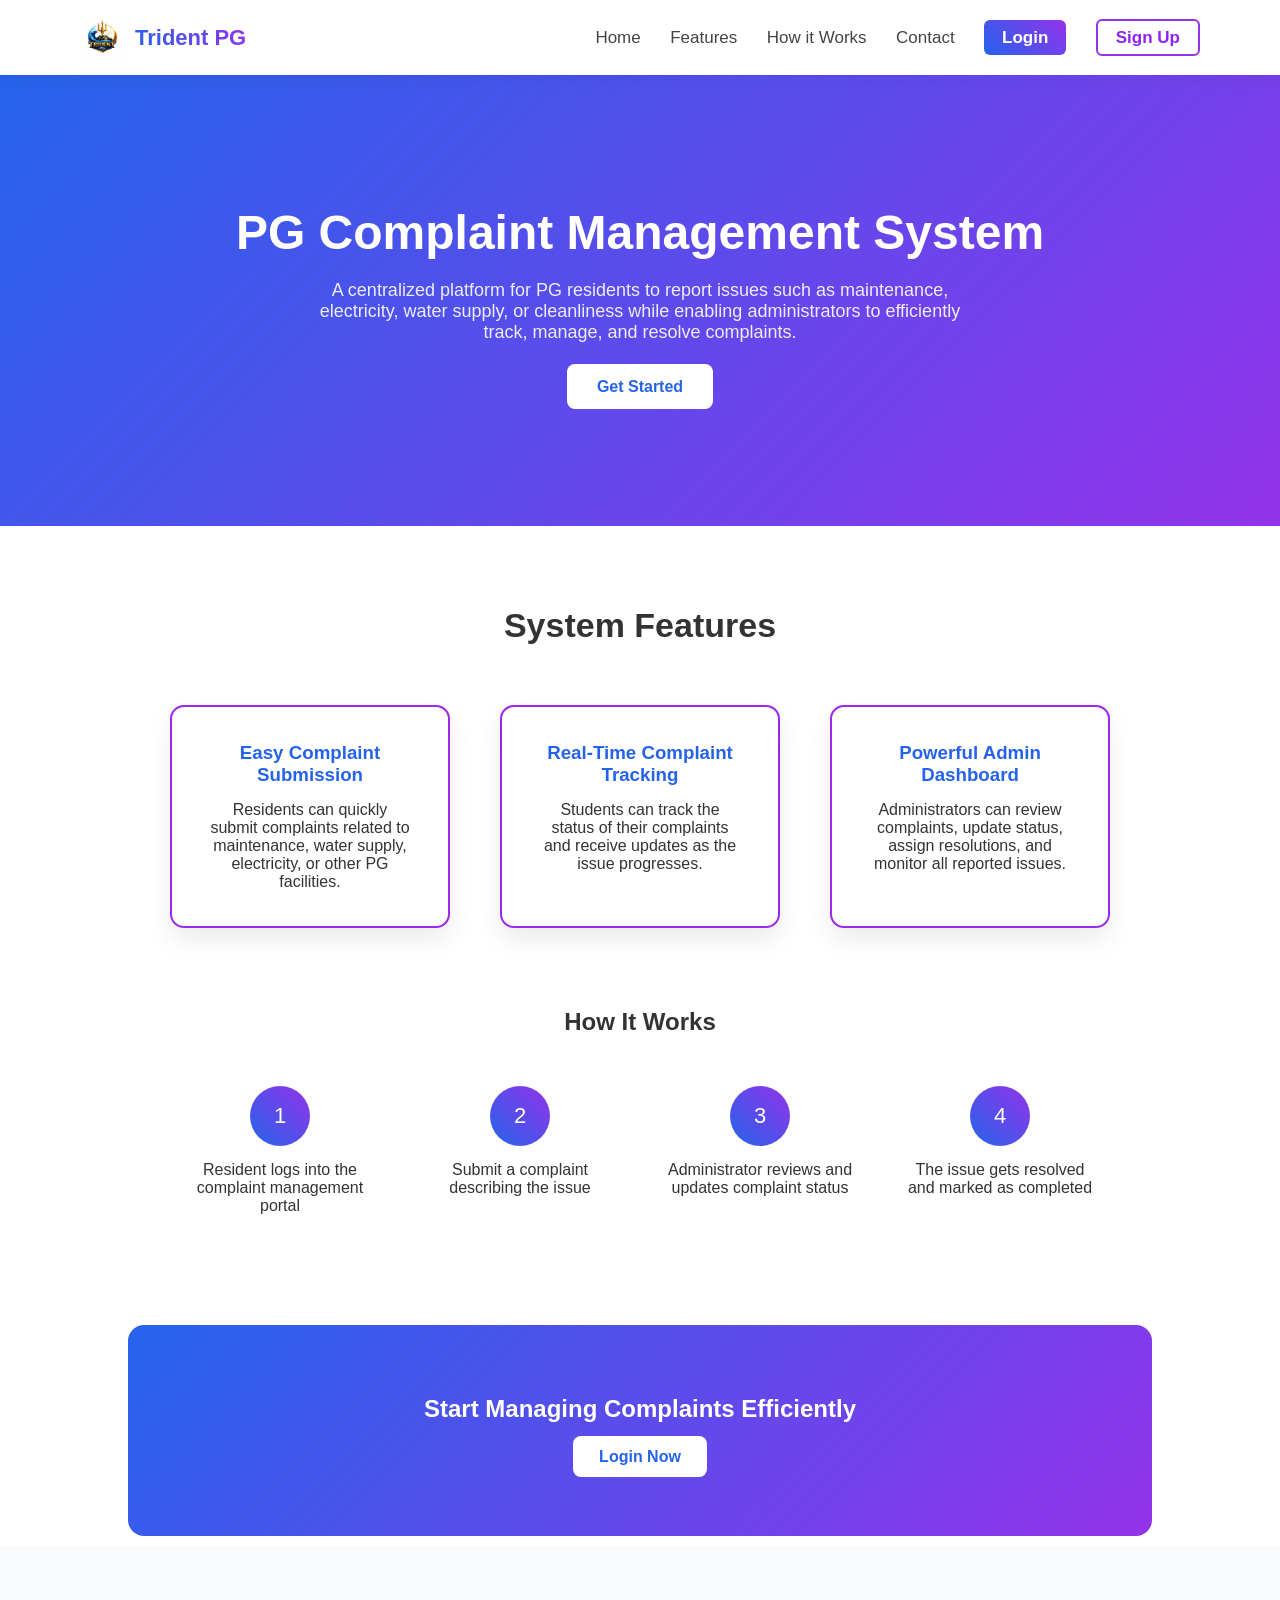
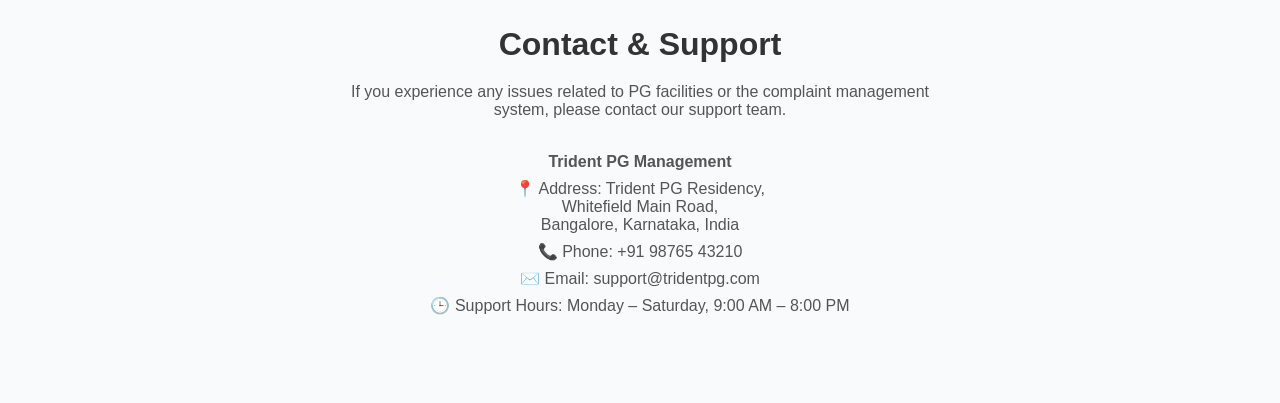
<file: index.html>
<!doctype html>
<html lang="en">
  <head>
    <meta charset="UTF-8" />
    <meta name="viewport" content="width=device-width, initial-scale=1.0" />
    <title>Trident PG Complaint Management</title>
 <link
      rel="shortcut icon"
      href="./assets/pg-logo.ico"
      type="image/x-icon"
    />
<link rel="stylesheet" href="./css/style.css">
  </head>

  <body>
    <!-- navbar -->

    <nav class="navbar">
      <div class="logo-container">
        <img src="../assets/pg-logo.png" alt="PG Logo" />
        <div class="logo-text">Trident PG</div>
      </div>

      <div class="nav-links">
        <a href="#">Home</a>
        <a href="#features">Features</a>
        <a href="#how">How it Works</a>
        <a href="#contact">Contact</a>
        <a href="./pages/login-page.html" class="login-btn" style="color: rgb(255, 255, 255);">Login</a>
        <a href="./pages/student-sign-up.html" class="signup-btn" style="  color: #8f23f5;">Sign Up</a>
      </div>
    </nav>

    <!-- hero -->

    <section class="hero">
      <h1>PG Complaint Management System</h1>

      <p>
        A centralized platform for PG residents to report issues such as
        maintenance, electricity, water supply, or cleanliness while enabling
        administrators to efficiently track, manage, and resolve complaints.
      </p>

      <a href="./pages/student-sign-up.html" class="hero-btn">Get Started</a>
    </section>

    <!-- features -->

    <section id="features" class="features">
      <h2>System Features</h2>

      <div class="feature-container">
        <div class="card">
          <h3>Easy Complaint Submission</h3>
          <p>
            Residents can quickly submit complaints related to maintenance,
            water supply, electricity, or other PG facilities.
          </p>
        </div>

        <div class="card">
          <h3>Real-Time Complaint Tracking</h3>
          <p>
            Students can track the status of their complaints and receive
            updates as the issue progresses.
          </p>
        </div>

        <div class="card">
          <h3>Powerful Admin Dashboard</h3>
          <p>
            Administrators can review complaints, update status, assign
            resolutions, and monitor all reported issues.
          </p>
        </div>
      </div>
    </section>

    <!-- how it works -->

    <section id="how" class="how">
      <h2>How It Works</h2>

      <div class="steps">
        <div class="step">
          <div class="circle">1</div>
          <p>Resident logs into the complaint management portal</p>
        </div>

        <div class="step">
          <div class="circle">2</div>
          <p>Submit a complaint describing the issue</p>
        </div>

        <div class="step">
          <div class="circle">3</div>
          <p>Administrator reviews and updates complaint status</p>
        </div>

        <div class="step">
          <div class="circle">4</div>
          <p>The issue gets resolved and marked as completed</p>
        </div>
      </div>
    </section>

    <!-- CTA -->

    <section class="cta">
      <h2>Start Managing Complaints Efficiently</h2>

      <a href="./pages/login-page.html" class="cta-btn">Login Now</a>
    </section>

    <!-- CONTACT INFO -->

    <footer id="contact" class="contact">
      <h2>Contact & Support</h2>

      <p>
        If you experience any issues related to PG facilities or the complaint
        management system, please contact our support team.
      </p>

      <br />

      <p><strong>Trident PG Management</strong></p>

      <p>
        📍 Address: Trident PG Residency,<br />
        Whitefield Main Road,<br />
        Bangalore, Karnataka, India
      </p>

      <p>📞 Phone: +91 98765 43210</p>

      <p>✉️ Email: support@tridentpg.com</p>

      <p>🕒 Support Hours: Monday – Saturday, 9:00 AM – 8:00 PM</p>
    </footer>
  </body>
</html>
</file>
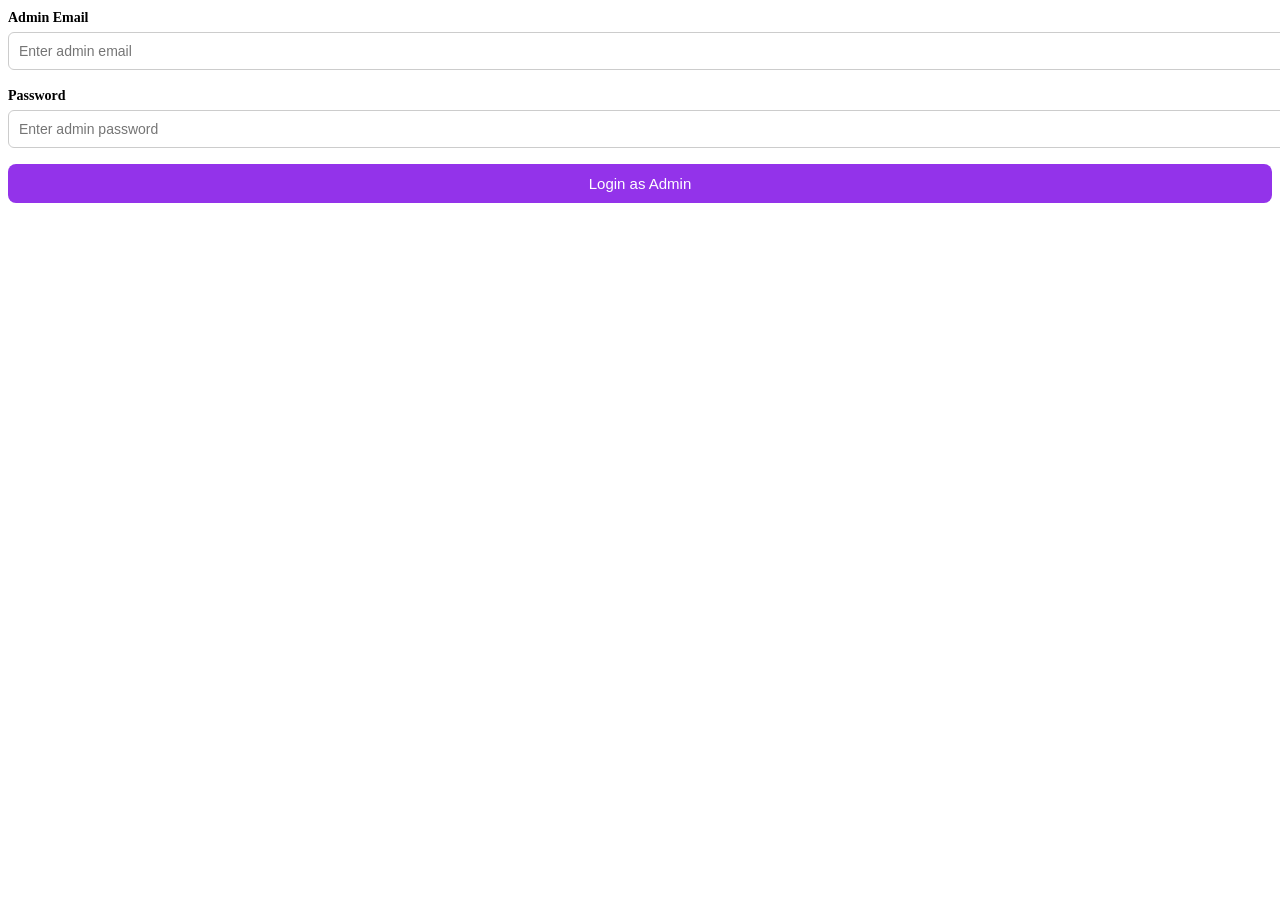
<file: pages/admin-login.html>
<!DOCTYPE html>
<html lang="en">
<head>
    <meta charset="UTF-8">
    <meta name="viewport" content="width=device-width, initial-scale=1.0">
    <title>Document</title>
    <link rel="stylesheet" href="../css/admin-login.css">
</head>
<body>
    <form>

<div class="input-group">
<label>Admin Email</label>
<input type="email" placeholder="Enter admin email" required>
</div>

<div class="input-group">
<label>Password</label>
<input type="password" placeholder="Enter admin password" required>
</div>

<button class="login-btn">Login as Admin</button>

</form>
</body>
</html>
</file>
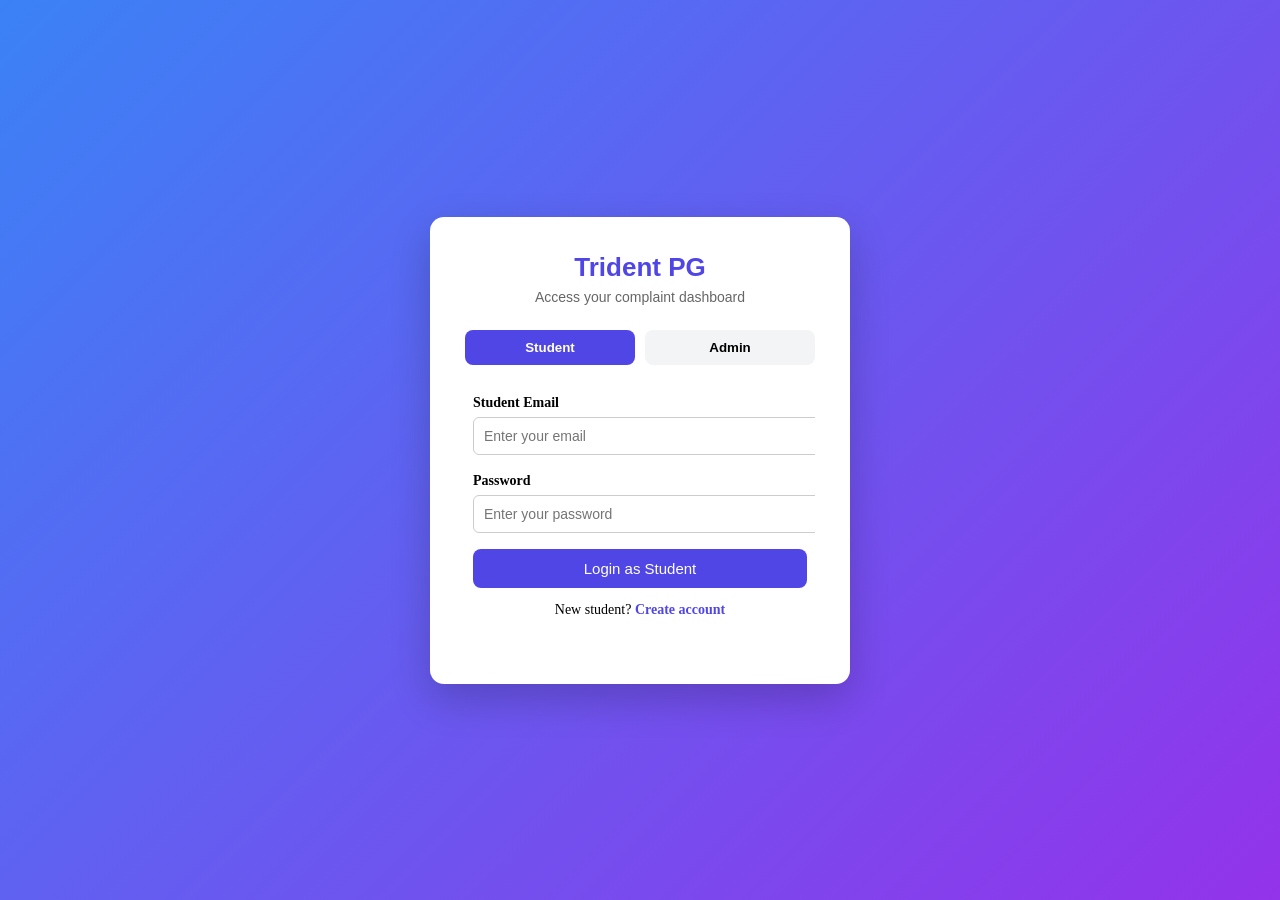
<file: pages/login-page.html>
<!DOCTYPE html>
<html lang="en">
<head>
    <meta charset="UTF-8">
    <meta name="viewport" content="width=device-width, initial-scale=1.0">
    <title>Document</title>
    <link rel="stylesheet" href="../css/login.css">
</head>
<body>
    
<div class="login-container">

<div class="logo">Trident PG</div>
<div class="subtitle">Access your complaint dashboard</div>

<div class="navbar">
<button class="active" onclick="loadPage('student-login.html',this)">Student</button>
<button onclick="loadPage('admin-login.html',this)">Admin</button>
</div>

<iframe id="contentFrame" src="student-login.html"></iframe>

</div>

<script src="../js/login.js"></script>

</body>
</html>
</file>
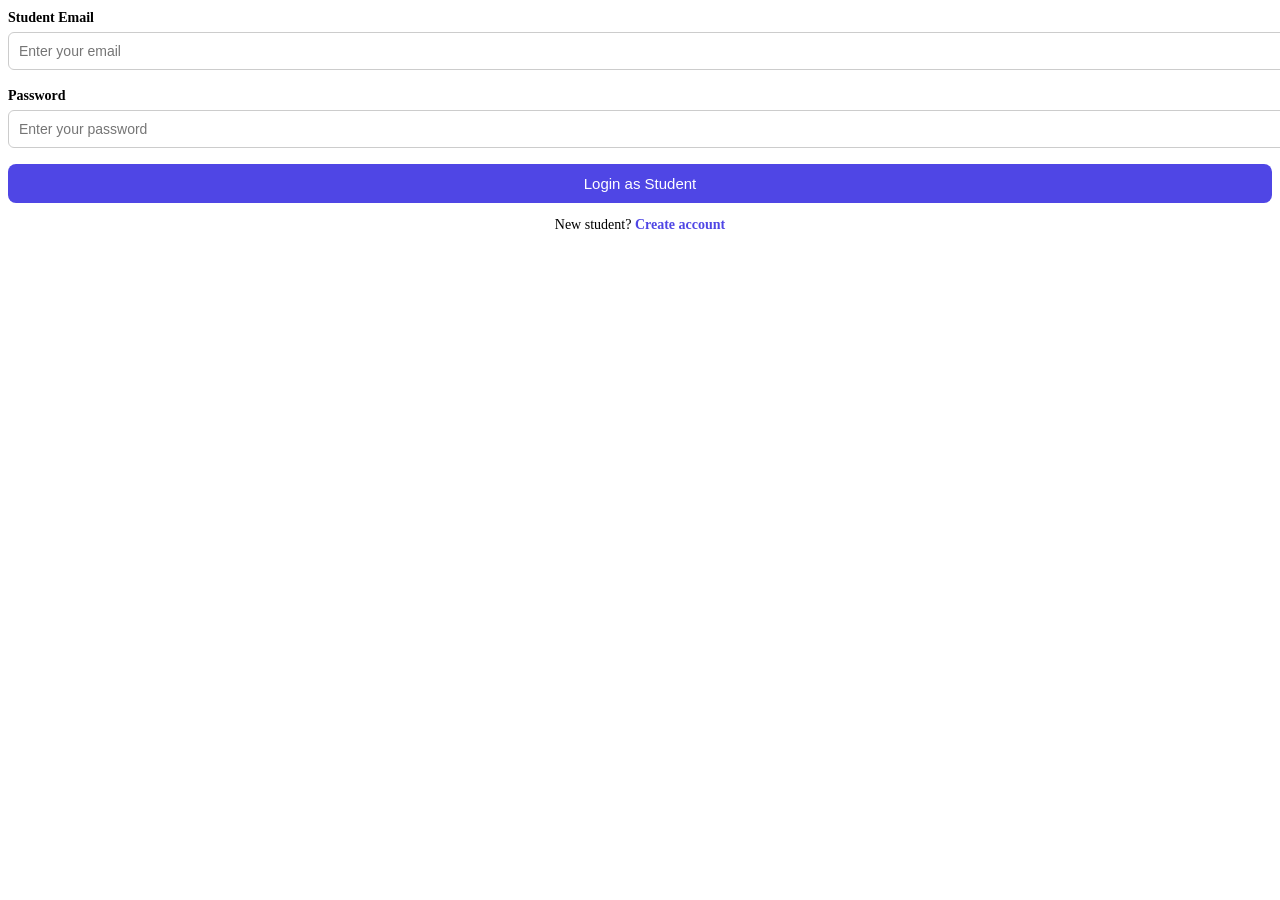
<file: pages/student-login.html>
<!DOCTYPE html>
<html lang="en">
<head>
    <meta charset="UTF-8">
    <meta name="viewport" content="width=device-width, initial-scale=1.0">
    <title>Document</title>
    <link rel="stylesheet" href="../css/student-login.css">
</head>
<body>
  
    <form>
        <div class="input-group">
<label>Student Email</label>
<input type="email" placeholder="Enter your email" required>
</div>

<div class="input-group">
<label>Password</label>
<input type="password" placeholder="Enter your password" required>
</div>

<button class="login-btn">Login as Student</button>

<div class="extra">
<p>New student? <a href="#">Create account</a></p>
</div>

    </form>



</body>
</html>
</file>
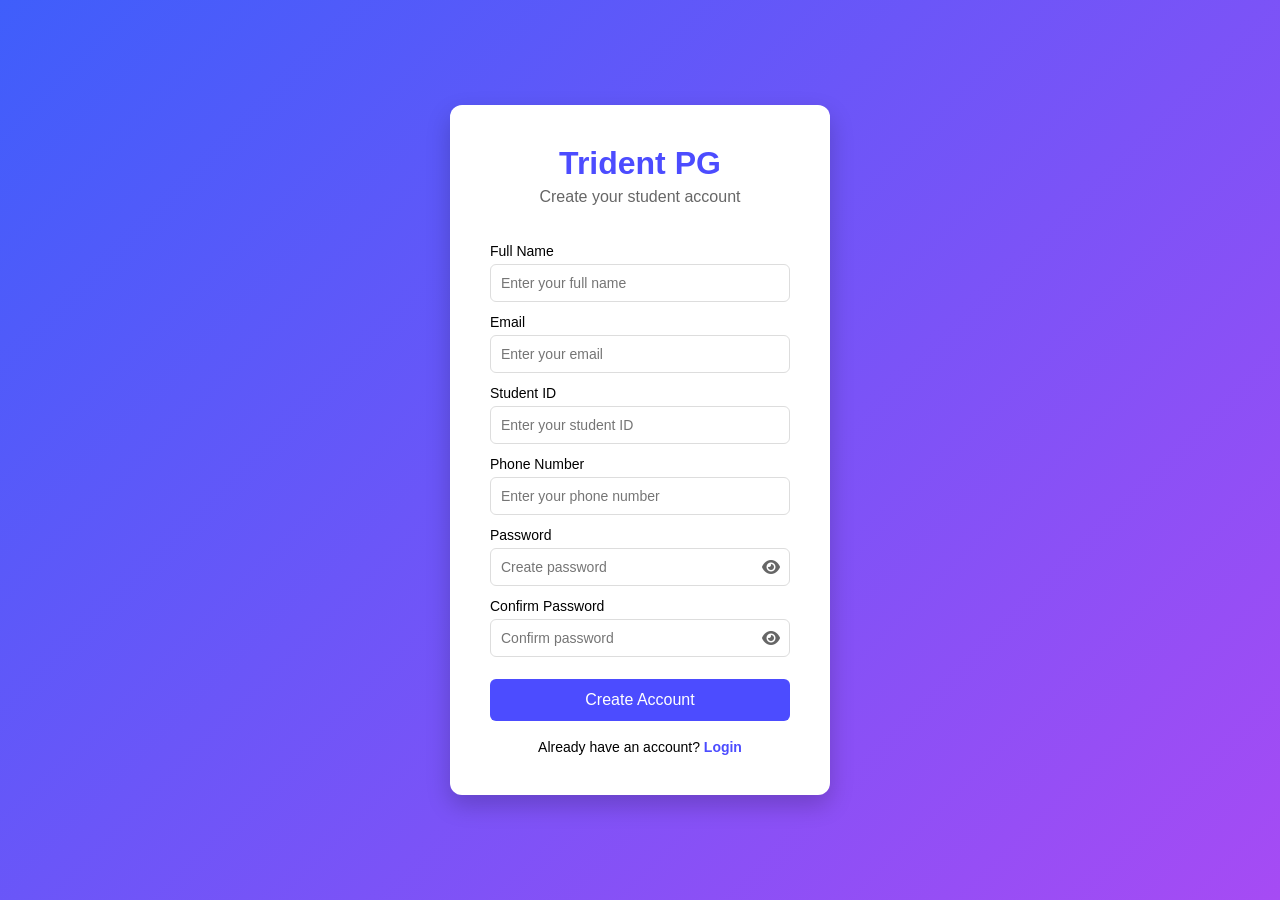
<file: pages/student-sign-up.html>
<!doctype html>
<html lang="en">
  <head>
    <meta charset="UTF-8" />
    <meta name="viewport" content="width=device-width, initial-scale=1.0" />
    <title>Student Sign Up</title>
    <link rel="stylesheet" href="../css/sign-up.css">

    <!-- Font Awesome for eye icon -->
    <link
      rel="stylesheet"
      href="https://cdnjs.cloudflare.com/ajax/libs/font-awesome/6.5.0/css/all.min.css"
    />
  </head>

  <body>
    <div class="signup-card">
      <h1>Trident PG</h1>
      <p class="subtitle">Create your student account</p>

      <form>
        <label>Full Name</label>
        <input type="text" placeholder="Enter your full name" required />

        <label>Email</label>
        <input type="email" placeholder="Enter your email" required />

        <label>Student ID</label>
        <input type="text" placeholder="Enter your student ID" />

        <label>Phone Number</label>
        <input type="tel" placeholder="Enter your phone number" />

        <label>Password</label>
        <div class="password-container">
          <input
            type="password"
            id="password"
            placeholder="Create password"
            required
          />
          <i
            class="fa-solid fa-eye eye-icon"
            onclick="togglePassword('password', this)"
          ></i>
        </div>

        <label>Confirm Password</label>
        <div class="password-container">
          <input
            type="password"
            id="confirmPassword"
            placeholder="Confirm password"
            required
          />
          <i
            class="fa-solid fa-eye eye-icon"
            onclick="togglePassword('confirmPassword', this)"
          ></i>
        </div>

        <button type="submit">Create Account</button>
      </form>

      <p class="login-link">
        Already have an account?
        <a href="login.html">Login</a>
      </p>
    </div>
    <script src="../js/sign-up.js"></script>
  </body>
</html>
</file>
<file: css/style.css>
html {
  scroll-behavior: smooth;
}

* {
  margin: 0;
  padding: 0;
  box-sizing: border-box;
  font-family:
    Segoe UI,
    sans-serif;
}

body {
  background: #ffffff;
  color: #333;
}
/* navbar */

.navbar {
  display: flex;
  justify-content: space-between;
  align-items: center;
  padding: 15px 80px;
  background: white;
  box-shadow: 0 3px 15px rgba(0, 0, 0, 0.05);
  position: sticky;
  top: 0;
  z-index: 10;
}

.logo-container {
  display: flex;
  align-items: center;
  gap: 10px;
}

.logo-container img {
  width: 45px;
  height: 45px;
}

.logo-text {
  font-size: 22px;
  font-weight: bold;
  background: linear-gradient(45deg, #2563eb, #9333ea);
  -webkit-background-clip: text;
  color: transparent;
}

.nav-links a {
  margin-left: 25px;
  text-decoration: none;
  color: #444;
  font-size: 17px;
}

.login-btn {
  background: linear-gradient(45deg, #2563eb, #9333ea);
  color: rgb(255, 255, 255);
  padding: 8px 18px;
  font-weight: 600;
  border-radius: 6px;
}

.signup-btn {
  border: 2px solid #9333ea;
  padding: 7px 18px;
  border-radius: 6px;
  color: #9333ea;
  font-weight: 600;
}

.login-btn:hover,
.signup-btn:hover {
  opacity: 0.9;
}

/* hero */

.hero {
  background: linear-gradient(135deg, #2563eb, #9333ea);
  color: white;
  text-align: center;
  padding: 130px 20px;
}

.hero h1 {
  font-size: 48px;
  margin-bottom: 20px;
}

.hero p {
  max-width: 650px;
  margin: auto;
  font-size: 18px;
  margin-bottom: 35px;
  opacity: 0.9;
}

.hero-btn {
  background: white;
  color: #2563eb;
  padding: 14px 30px;
  border-radius: 8px;
  text-decoration: none;
  font-weight: 700;
}

.hero-btn:hover {
  transition: 0.2s;
}

/* FEATURES */

.features {
  padding: 80px 20px 40px 20px;
  text-align: center;
}

.features h2 {
  font-size: 34px;
  margin-bottom: 60px;
}

.feature-container {
  display: flex;
  justify-content: center;
  gap: 50px;
  flex-wrap: wrap;
}

.card {
  background: white;
  cursor: pointer;
  width: 280px;
  padding: 35px;
  border: 2px solid rgb(157, 39, 235);
  border-radius: 14px;
  box-shadow: 0 12px 25px rgba(0, 0, 0, 0.08);
  transition: 0.3s;
}

.card:hover {
  transform: translateY(-10px);
}

.card h3 {
  color: #2563eb;
  margin-bottom: 15px;
}

/* how it works */

.how {
  background: white;
  padding: 40px 20px 100px 20px;
  text-align: center;
}

.steps {
  display: flex;
  justify-content: center;
  gap: 40px;
  flex-wrap: wrap;
  margin-top: 50px;
}

.step {
  width: 200px;
}

.circle {
  width: 60px;
  height: 60px;
  border-radius: 50%;
  background: linear-gradient(45deg, #2563eb, #9333ea);
  color: white;
  display: flex;
  align-items: center;
  justify-content: center;
  font-size: 22px;
  margin: auto;
  margin-bottom: 15px;
}

/* cta */

.cta {
  width: 80%;
  margin: 10px auto;
  background: linear-gradient(135deg, #2563eb, #9333ea);
  color: white;
  text-align: center;
  padding: 70px 20px;
  border-radius: 16px;
}

.cta h2 {
  margin-bottom: 25px;
}

.cta-btn {
  background: white;
  color: #2563eb;
  padding: 12px 26px;
  border-radius: 8px;
  text-decoration: none;
  font-weight: bold;
  transform: scale(1) translateY(0px);
  transition: transform 1s ease;
  transform-origin: center;
}

.cta-btn:hover {
  transform: scale(1.1) translateY(-10px);
}

/* contact */

.contact {
  background: #f9fafc;
  padding: 80px 20px;
  text-align: center;
}

.contact h2 {
  font-size: 32px;
  margin-bottom: 20px;
}

.contact p {
  font-size: 16px;
  margin: 8px 0;
  color: #555;
  max-width: 600px;
  margin-left: auto;
  margin-right: auto;
}

/* responsive design */

@media (max-width: 1024px) {
  .navbar {
    padding: 15px 40px;
  }

  .hero h1 {
    font-size: 40px;
  }
}

@media (max-width: 768px) {
  .navbar {
    flex-direction: column;
    gap: 15px;
    padding: 15px 20px;
  }

  .nav-links {
    display: flex;
    flex-wrap: wrap;
    justify-content: center;
    gap: 10px;
  }

  .nav-links a {
    margin-left: 0;
  }

  .hero {
    padding: 100px 20px;
  }

  .hero h1 {
    font-size: 34px;
  }

  .hero p {
    font-size: 16px;
  }

  .feature-container {
    gap: 25px;
  }

  .steps {
    gap: 25px;
  }

  .cta {
    width: 90%;
    padding: 50px 20px;
  }
}

@media (max-width: 480px) {
  .hero h1 {
    font-size: 28px;
  }

  .features h2,
  .how h2,
  .contact h2 {
    font-size: 26px;
  }

  .card {
    width: 100%;
    max-width: 320px;
  }

  .step {
    width: 100%;
    max-width: 220px;
  }
}
</file>
<file: css/admin-login.css>
.input-group{
text-align:left;
margin-bottom:16px;
}

.input-group label{
font-size:14px;
font-weight:600;
}

.input-group input{
width:100%;
padding:10px;
margin-top:6px;
border-radius:6px;
border:1px solid #ccc;
font-size:14px;
}

.input-group input:focus{
outline:none;
border-color:#6d28d9;
}

.login-btn{
width:100%;
padding:11px;
border:none;
background:#9333ea;
color:white;
font-size:15px;
border-radius:8px;
cursor:pointer;
}

.login-btn:hover{
background:#7e22ce;
}
</file>
<file: css/login.css>
/* login*/
*{
margin:0;
padding:0;
box-sizing:border-box;
font-family: "Segoe UI", Arial, sans-serif;
}

body{
height:100vh;
display:flex;
justify-content:center;
align-items:center;
background: linear-gradient(135deg,#3b82f6,#9333ea);
}

/* login card */

.login-container{
width:420px;
background:white;
padding:35px;
border-radius:14px;
box-shadow:0 15px 40px rgba(0,0,0,0.2);
text-align:center;
}

.logo{
font-size:26px;
font-weight:700;
color:#4f46e5;
margin-bottom:6px;
}

.subtitle{
font-size:14px;
color:#666;
margin-bottom:25px;
}

/* tabs */

.navbar{
display:flex;
gap:10px;
margin-bottom:20px;
}

.navbar button{
flex:1;
padding:10px;
border:none;
border-radius:8px;
background:#f3f4f6;
font-weight:600;
cursor:pointer;
transition:0.3s;
}

.navbar button:hover{
background:#e5e7eb;
}

.navbar button.active{
background:#4f46e5;
color:white;
}

/* iframe */

iframe{
width:100%;
height:260px;
border:none;
}
</file>
<file: css/student-login.css>
.input-group{
text-align:left;
margin-bottom:16px;
}

.input-group label{
font-size:14px;
font-weight:600;
}

.input-group input{
width:100%;
padding:10px;
margin-top:6px;
border-radius:6px;
border:1px solid #ccc;
font-size:14px;
}

.input-group input:focus{
outline:none;
border-color:#6d28d9;
}

.login-btn{
width:100%;
padding:11px;
border:none;
background:#4f46e5;
color:white;
font-size:15px;
border-radius:8px;
cursor:pointer;
transition:0.3s;
}

.login-btn:hover{
background:#4338ca;
}

.extra{
margin-top:14px;
font-size:14px;
text-align:center;
}

.extra a{
color:#4f46e5;
text-decoration:none;
font-weight:600;
}
</file>
<file: css/sign-up.css>
*{
margin:0;
padding:0;
box-sizing:border-box;
font-family: Arial, Helvetica, sans-serif;
}

body{
height:100vh;
display:flex;
justify-content:center;
align-items:center;
background: linear-gradient(135deg,#3f5efb,#a64bf4);
}

.signup-card{
background:white;
padding:40px;
width:380px;
border-radius:12px;
box-shadow:0 10px 25px rgba(0,0,0,0.2);
text-align:center;
}

.signup-card h1{
color:#4c4cff;
margin-bottom:6px;
}

.subtitle{
color:#666;
margin-bottom:25px;
}

form{
display:flex;
flex-direction:column;
text-align:left;
}

label{
font-size:14px;
margin-top:12px;
margin-bottom:5px;
}

input{
padding:10px;
border:1px solid #ddd;
border-radius:6px;
font-size:14px;
width:100%;
}

.password-container{
position:relative;
}

.password-container input{
padding-right:35px;
}

.eye-icon{
position:absolute;
right:10px;
top:50%;
transform:translateY(-50%);
cursor:pointer;
color:#666;
}

button{
margin-top:22px;
padding:12px;
background:#4c4cff;
border:none;
color:white;
font-size:16px;
border-radius:6px;
cursor:pointer;
transition:0.3s;
}

button:hover{
background:#3a3ad6;
}

.login-link{
margin-top:18px;
font-size:14px;
text-align:center;
}

.login-link a{
color:#4c4cff;
text-decoration:none;
font-weight:bold;
}
</file>
